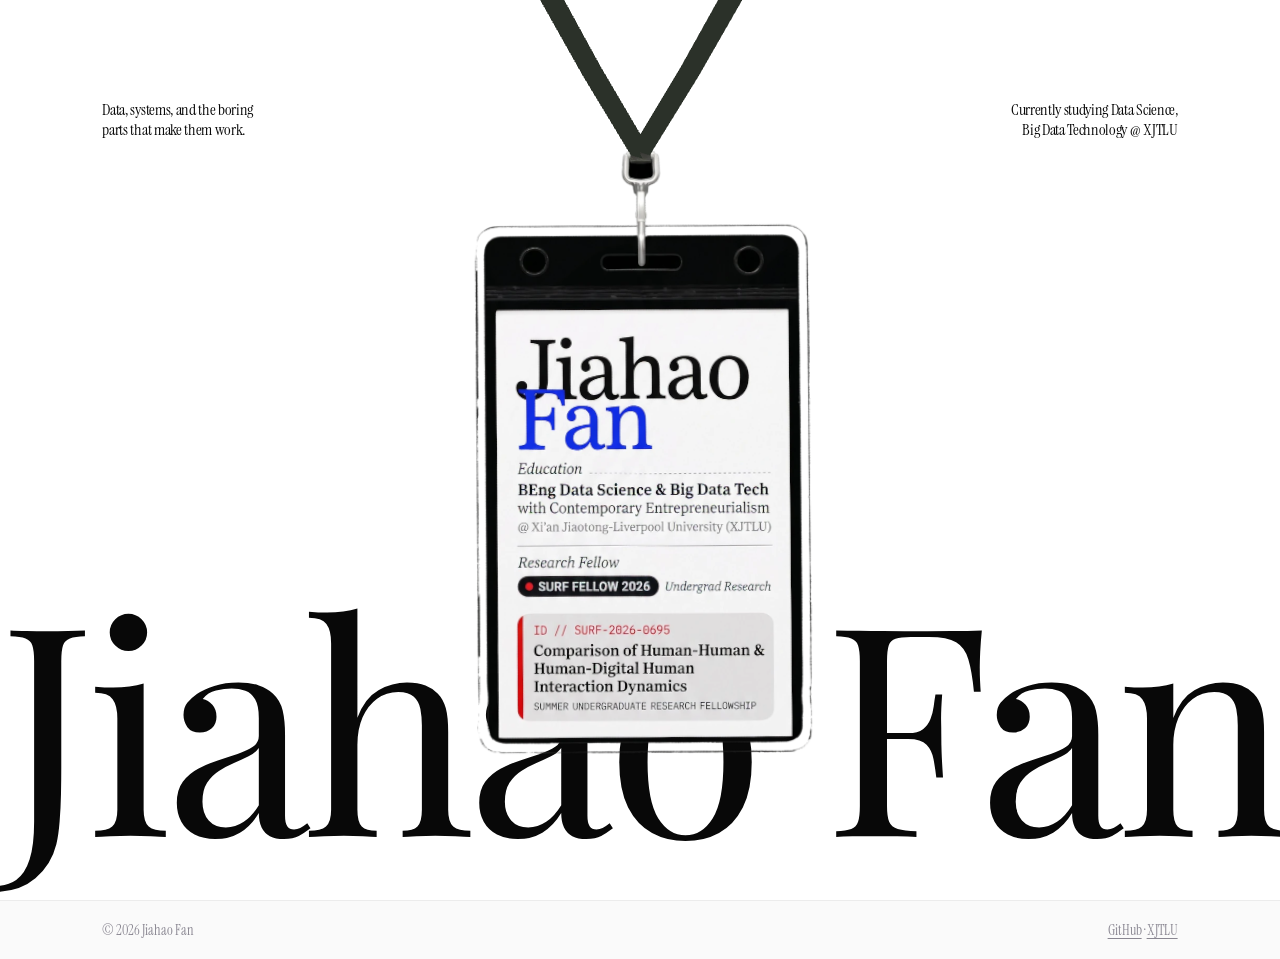
<file: index.html>
<!DOCTYPE html>
<html lang="en">
<head>
<meta charset="utf-8">
<meta name="viewport" content="width=device-width, initial-scale=1">
<title>Jiahao Fan — Data Science &amp; Big Data Technology @ XJTLU</title>
<meta name="description" content="Jiahao Fan — BEng Data Science &amp; Big Data Technology at XJTLU. Data, systems, and the boring parts that make them work.">
<meta name="author" content="Jiahao Fan">
<meta name="theme-color" content="#fafafa">
<meta name="color-scheme" content="light">
<link rel="canonical" href="https://plus-0122.github.io/">

<!-- Open Graph / social card -->
<meta property="og:type" content="website">
<meta property="og:url" content="https://plus-0122.github.io/">
<meta property="og:site_name" content="Jiahao Fan">
<meta property="og:title" content="Jiahao Fan — Data Science &amp; Big Data Technology">
<meta property="og:description" content="Data, systems, and the boring parts that make them work. BEng Data Science &amp; Big Data Technology at XJTLU.">
<meta property="og:image" content="https://plus-0122.github.io/assets/og-image.png">
<meta property="og:image:width" content="1200">
<meta property="og:image:height" content="630">
<meta property="og:image:alt" content="Jiahao Fan's homepage with an interactive 3D lanyard badge.">
<meta name="twitter:card" content="summary_large_image">
<meta name="twitter:title" content="Jiahao Fan — Data Science &amp; Big Data Technology">
<meta name="twitter:description" content="Data, systems, and the boring parts that make them work. BEng Data Science &amp; Big Data Technology at XJTLU.">
<meta name="twitter:image" content="https://plus-0122.github.io/assets/og-image.png">

<link rel="icon" href="assets/favicon.svg" type="image/svg+xml">
<link rel="preload" href="assets/fonts/playfair-normal.woff2" as="font" type="font/woff2" crossorigin>
<link rel="preload" href="assets/card.webp" as="image" fetchpriority="high">
<link rel="stylesheet" href="style.css">
</head>
<body>

<a class="skip" href="#main">Skip to content</a>

<main id="main">
  <section class="hero" aria-label="Introduction">
    <p class="intro">Data, systems, and the boring<br>parts that make them work.</p>
    <p class="education">Currently studying Data Science,<br>Big Data Technology @ XJTLU</p>

    <h1><span>Jiahao</span> <span>Fan</span></h1>

    <div class="stage" id="stage">
      <img class="fallback" src="assets/card.webp" width="640" height="1157" draggable="false"
           alt="Jiahao Fan's badge: BEng Data Science and Big Data Technology, XJTLU, SURF Fellow 2026">
      <canvas id="badgeCanvas" aria-label="Jiahao Fan's interactive badge. Drag to swing it."></canvas>
    </div>
  </section>
</main>

<footer class="footer">
  <p class="footer-copy">© <span id="year">2026</span> Jiahao Fan</p>
  <p class="footer-links">
    <a href="https://github.com/PLUS-0122">GitHub</a><span aria-hidden="true"> · </span><a href="https://www.xjtlu.edu.cn/">XJTLU</a>
  </p>
</footer>

<script src="script.js"></script>
</body>
</html>
</file>
<file: style.css>
@font-face{
  font-family:"Playfair Display";
  src:url("assets/fonts/playfair-normal.woff2") format("woff2");
  font-style:normal;font-weight:400;font-display:swap;
}
@font-face{
  font-family:"Playfair Display";
  src:url("assets/fonts/playfair-italic.woff2") format("woff2");
  font-style:italic;font-weight:400;font-display:swap;
}
@font-face{
  font-family:"Instrument Serif";
  src:url("assets/fonts/instrument-serif-normal.woff2") format("woff2");
  font-style:normal;font-weight:400;font-display:swap;
}

:root{
  color:#080808;
  font-synthesis:none;
  --ease-out:cubic-bezier(.23,1,.32,1);
  --page-gutter:clamp(32px,8vw,128px);
  background:#fafafa;
  font-family:"Instrument Serif",Georgia,"Times New Roman",serif;
  font-weight:400;
}
*{box-sizing:border-box}
body{margin:0}
h1,h2,p{margin:0;font-weight:400}
a{color:inherit;text-decoration:none}
button{font:inherit}

:focus-visible{outline:2px solid #080808;outline-offset:3px}

/* keyboard-only skip link */
.skip{
  position:absolute;left:8px;top:-64px;z-index:10;
  background:#080808;color:#fafafa;padding:10px 14px;border-radius:4px;
  font-size:.9375rem;transition:top .15s var(--ease-out);
}
.skip:focus{top:8px}

/* ---------- hero ---------- */
.hero{
  background:#fff;
  width:100%;
  height:100vh;
  position:relative;
  overflow:hidden;
}

.intro,.education{
  letter-spacing:-.02em;
  z-index:3;
  pointer-events:none;
  font-size:1rem;
  line-height:1.25;
  position:absolute;
  top:100px;
}
.intro{left:var(--page-gutter)}
.education{right:var(--page-gutter);text-align:right}

.more{
  pointer-events:auto;
  color:#8a8792;
  font:inherit;
  text-underline-offset:3px;
  cursor:pointer;
  background:none;
  border:0;
  padding:0;
  text-decoration:underline;
  text-decoration-thickness:1px;
  transition:color .15s;
}
.more:hover{color:#080808}

h1{
  font-family:"Playfair Display",Georgia,serif;
  letter-spacing:-.025em;
  white-space:nowrap;
  font-size:22.8vw;
  line-height:1;
  position:absolute;
  bottom:3vw;
  left:0;
  z-index:1;
}

/* ---------- lanyard ---------- */
.stage{
  position:absolute;
  inset:0;
  z-index:2;
  container-type:size;
  pointer-events:none;
}
.stage canvas{
  position:absolute;
  inset:0;
  width:100%;
  height:100%;
  display:block;
  opacity:0;
  pointer-events:auto;
  touch-action:none;
  user-select:none;
  transition:opacity .45s var(--ease-out);
}
.stage.live canvas{opacity:1}
.stage .fallback{
  position:absolute;
  top:3%;
  left:50%;
  height:69cqh;
  width:auto;
  transform:translateX(-50%);
  pointer-events:none;
  transition:opacity .35s var(--ease-out);
  -webkit-user-drag:none;
  user-select:none;
}
.stage.live .fallback{opacity:0;visibility:hidden}

/* ---------- footer ---------- */
.footer{
  background:#fafafa;
  border-top:1px solid #ececec;
  display:flex;
  align-items:baseline;
  justify-content:space-between;
  gap:12px 24px;
  flex-wrap:wrap;
  padding:20px var(--page-gutter);
  color:#8a8792;
  font-size:.875rem;
}
.footer a{
  text-decoration:underline;
  text-underline-offset:3px;
  text-decoration-thickness:1px;
  transition:color .15s;
}
.footer a:hover{color:#080808}

/* ---------- 404 ---------- */
.notfound{
  min-height:100vh;
  display:grid;
  place-content:center;
  justify-items:center;
  gap:16px;
  padding:32px;
  text-align:center;
  background:#fff;
}
.notfound h1{
  position:static;
  font-family:"Playfair Display",Georgia,serif;
  font-size:clamp(72px,20vw,200px);
  letter-spacing:-.03em;
  line-height:1;
}
.notfound p{max-width:34ch;color:#555;line-height:1.5}
.notfound a{
  text-decoration:underline;
  text-underline-offset:4px;
}

@media (max-width:700px){
  .intro,.education{font-size:.9375rem;top:72px}
  h1{font-size:30vw;bottom:16vh}
  .stage .fallback{height:64cqh}
  .footer{padding-top:16px;padding-bottom:16px}
}
</file>
